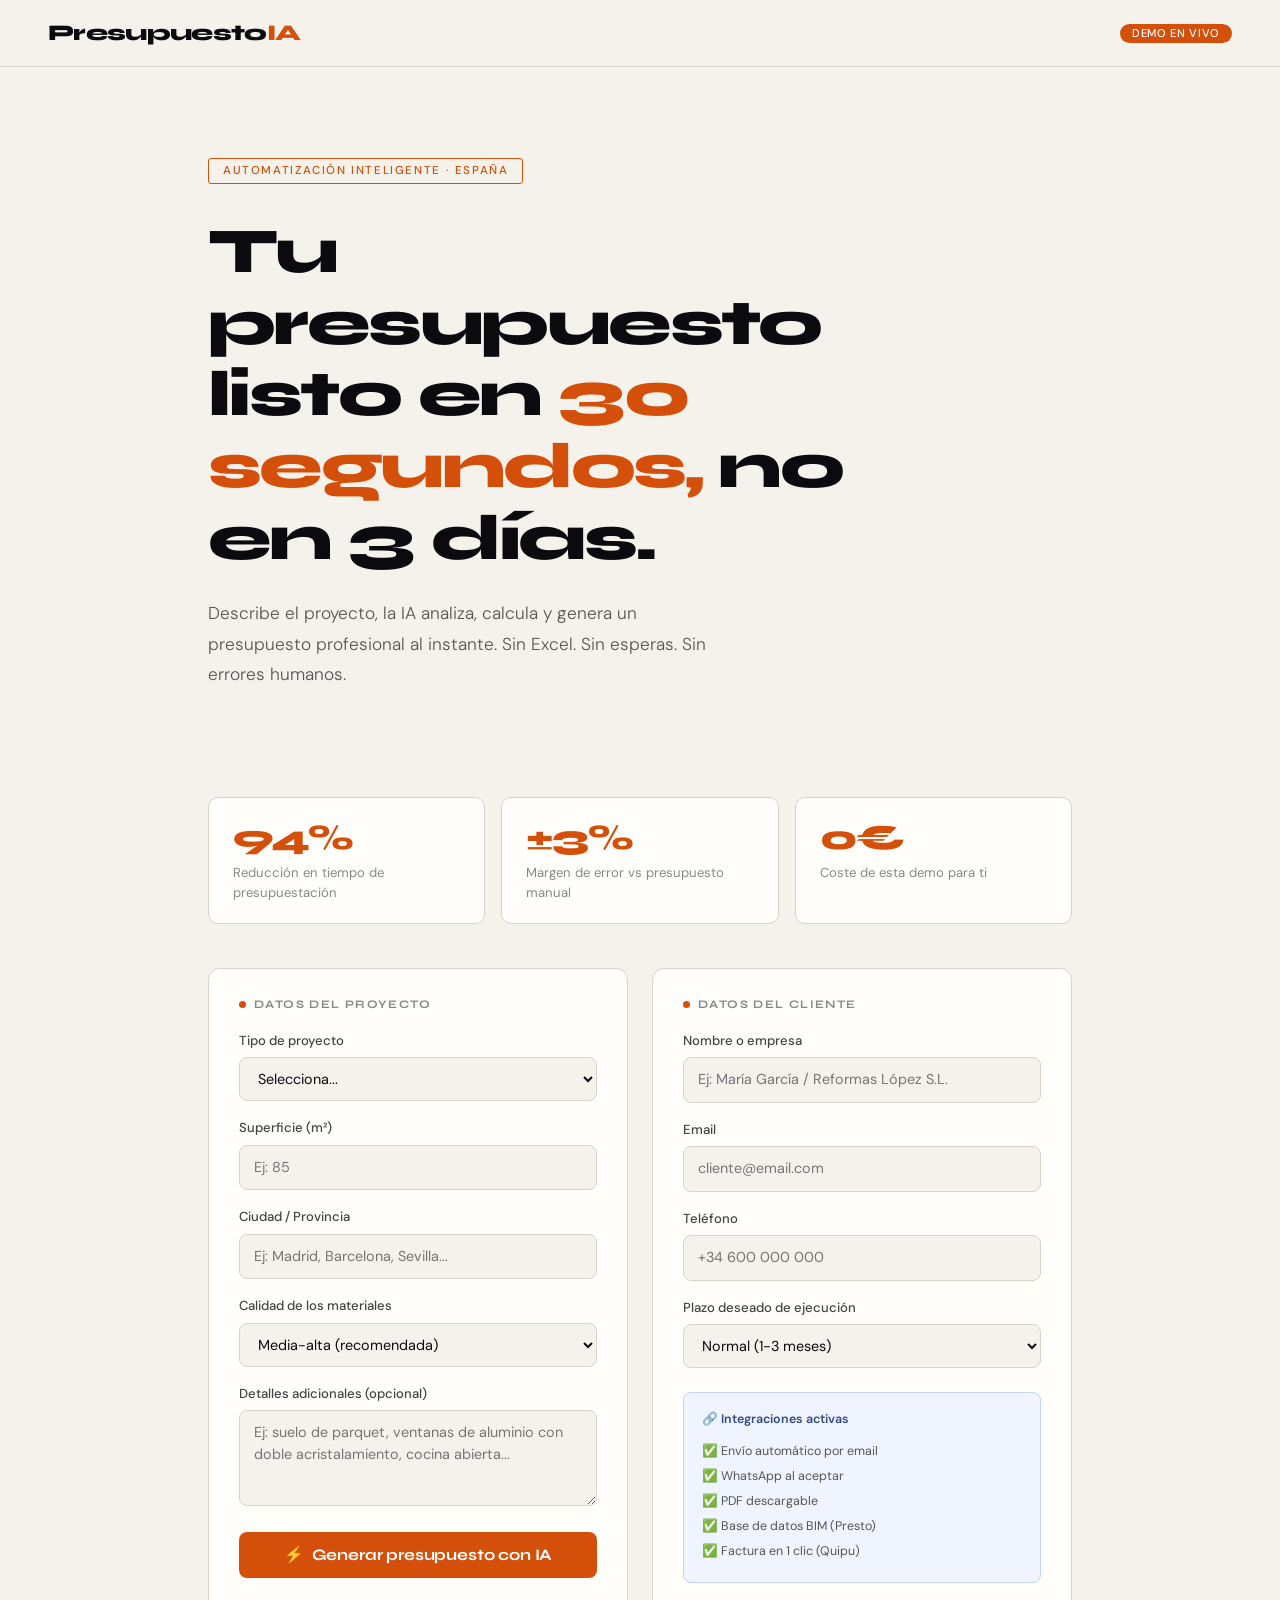
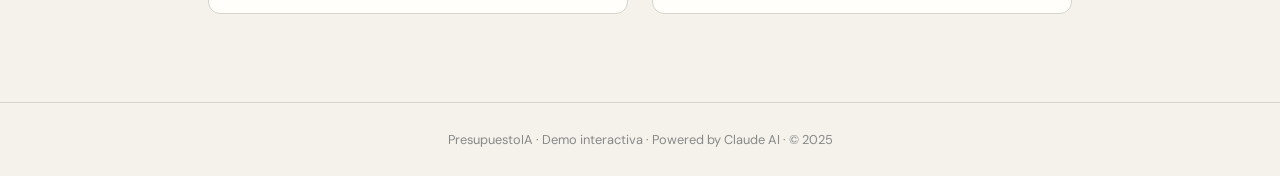
<file: index.html>
<!DOCTYPE html>
<html lang="es">
<head>
<meta charset="UTF-8">
<meta name="viewport" content="width=device-width, initial-scale=1.0">
<title>PresupuestoIA — Automatización Inteligente</title>
<link rel="preconnect" href="https://fonts.googleapis.com">
<link href="https://fonts.googleapis.com/css2?family=Syne:wght@400;700;800&family=DM+Sans:ital,opsz,wght@0,9..40,300;0,9..40,400;0,9..40,500;1,9..40,300&display=swap" rel="stylesheet">
<style>
  :root {
    --ink: #0a0a0f;
    --paper: #f5f2ec;
    --accent: #d4500a;
    --accent2: #1a3a5c;
    --muted: #888;
    --border: #d8d4cc;
    --card: #fffefb;
  }

  * { box-sizing: border-box; margin: 0; padding: 0; }

  body {
    font-family: 'DM Sans', sans-serif;
    background: var(--paper);
    color: var(--ink);
    min-height: 100vh;
    /* más espacio entre líneas en todo el documento */
    line-height: 1.7;
  }

  /* HEADER */
  header {
    padding: 22px 48px;
    display: flex;
    justify-content: space-between;
    align-items: center;
    border-bottom: 1.5px solid var(--border);
    background: var(--paper);
    position: sticky;
    top: 0;
    z-index: 100;
  }

  .logo {
    font-family: 'Syne', sans-serif;
    font-weight: 800;
    font-size: 1.4rem;
    letter-spacing: -0.03em;
    line-height: 1;
  }
  .logo span { color: var(--accent); }

  .badge {
    background: var(--accent);
    color: white;
    font-size: 0.7rem;
    font-weight: 500;
    padding: 4px 12px;
    border-radius: 20px;
    letter-spacing: 0.06em;
    text-transform: uppercase;
    line-height: 1;
  }

  /* HERO */
  .hero {
    padding: 88px 48px 64px;
    max-width: 960px;
    margin: 0 auto;
  }

  .hero-tag {
    display: inline-block;
    border: 1.5px solid var(--accent);
    color: var(--accent);
    font-size: 0.72rem;
    font-weight: 500;
    letter-spacing: 0.14em;
    text-transform: uppercase;
    padding: 6px 14px;
    border-radius: 3px;
    margin-bottom: 32px;
    line-height: 1;
  }

  h1 {
    font-family: 'Syne', sans-serif;
    font-size: clamp(2.6rem, 5.5vw, 4rem);
    font-weight: 800;
    line-height: 1.12;
    letter-spacing: -0.04em;
    margin-bottom: 24px;
    max-width: 680px;
  }

  h1 em {
    font-style: normal;
    color: var(--accent);
  }

  .hero-sub {
    color: #555;
    font-size: 1.08rem;
    line-height: 1.75;
    max-width: 500px;
    margin-bottom: 44px;
    font-weight: 300;
  }

  /* STATS */
  .stats {
    display: grid;
    grid-template-columns: repeat(3, 1fr);
    gap: 16px;
    max-width: 960px;
    margin: 0 auto 44px;
    padding: 0 48px;
  }

  .stat {
    background: var(--card);
    border: 1.5px solid var(--border);
    border-radius: 10px;
    padding: 22px 24px 20px;
  }

  .stat-num {
    font-family: 'Syne', sans-serif;
    font-size: 2.2rem;
    font-weight: 800;
    letter-spacing: -0.04em;
    color: var(--accent);
    line-height: 1;
    margin-bottom: 8px;
  }

  .stat-label {
    font-size: 0.82rem;
    color: var(--muted);
    line-height: 1.5;
  }

  /* DEMO AREA */
  .demo-container {
    max-width: 960px;
    margin: 0 auto 88px;
    padding: 0 48px;
    display: grid;
    grid-template-columns: 1fr 1fr;
    gap: 24px;
  }

  .panel {
    background: var(--card);
    border: 1.5px solid var(--border);
    border-radius: 12px;
    padding: 30px;
  }

  .panel-title {
    font-family: 'Syne', sans-serif;
    font-size: 0.72rem;
    font-weight: 700;
    letter-spacing: 0.12em;
    text-transform: uppercase;
    color: var(--muted);
    margin-bottom: 22px;
    display: flex;
    align-items: center;
    gap: 8px;
    line-height: 1;
  }

  .panel-title .dot {
    width: 7px; height: 7px;
    border-radius: 50%;
    background: var(--accent);
    flex-shrink: 0;
  }

  /* FORM */
  .form-group { margin-bottom: 18px; }

  label {
    display: block;
    font-size: 0.82rem;
    font-weight: 500;
    color: #444;
    margin-bottom: 7px;
    line-height: 1.4;
  }

  input, select, textarea {
    width: 100%;
    padding: 11px 14px;
    border: 1.5px solid var(--border);
    border-radius: 8px;
    background: var(--paper);
    font-family: 'DM Sans', sans-serif;
    font-size: 0.9rem;
    color: var(--ink);
    outline: none;
    transition: border-color 0.2s;
    line-height: 1.5;
  }

  input:focus, select:focus, textarea:focus { border-color: var(--accent); }

  textarea { resize: vertical; min-height: 96px; }

  .btn-primary {
    width: 100%;
    padding: 15px;
    background: var(--accent);
    color: white;
    border: none;
    border-radius: 8px;
    font-family: 'Syne', sans-serif;
    font-size: 1rem;
    font-weight: 700;
    letter-spacing: -0.01em;
    cursor: pointer;
    transition: all 0.2s;
    margin-top: 10px;
    display: flex;
    align-items: center;
    justify-content: center;
    gap: 8px;
    line-height: 1;
  }

  .btn-primary:hover { background: #b84208; transform: translateY(-1px); }
  .btn-primary:disabled { background: #ccc; cursor: not-allowed; transform: none; }

  /* LOADER */
  .loader {
    display: none;
    text-align: center;
    padding: 48px;
    grid-column: 1 / -1;
  }
  .loader.visible { display: block; }

  .loader-ring {
    width: 44px; height: 44px;
    border: 3px solid var(--border);
    border-top-color: var(--accent);
    border-radius: 50%;
    animation: spin 0.8s linear infinite;
    margin: 0 auto 18px;
  }
  @keyframes spin { to { transform: rotate(360deg); } }

  .loader-text { font-size: 0.92rem; color: var(--muted); font-weight: 300; line-height: 1.6; }
  .loader-steps { margin-top: 10px; font-size: 0.8rem; color: var(--accent); font-weight: 500; height: 22px; }

  /* OUTPUT */
  .output-panel { grid-column: 1 / -1; display: none; }
  .output-panel.visible { display: block; }

  .presupuesto-result {
    background: var(--card);
    border: 1.5px solid var(--border);
    border-radius: 12px;
    padding: 40px;
  }

  .presupuesto-header {
    display: flex;
    justify-content: space-between;
    align-items: flex-start;
    border-bottom: 1.5px solid var(--border);
    padding-bottom: 28px;
    margin-bottom: 28px;
    gap: 20px;
  }

  .presupuesto-title {
    font-family: 'Syne', sans-serif;
    font-size: 1.5rem;
    font-weight: 800;
    letter-spacing: -0.03em;
    line-height: 1.2;
    margin-bottom: 6px;
  }

  .presupuesto-num {
    font-size: 0.8rem;
    color: var(--muted);
    line-height: 1.6;
    margin-top: 4px;
  }

  .presupuesto-resumen {
    font-size: 0.9rem;
    color: #555;
    line-height: 1.65;
    margin-top: 6px;
  }

  .presupuesto-badge {
    background: #e8f5e9;
    color: #2e7d32;
    padding: 7px 16px;
    border-radius: 20px;
    font-size: 0.78rem;
    font-weight: 500;
    border: 1px solid #a5d6a7;
    white-space: nowrap;
    line-height: 1;
    flex-shrink: 0;
  }

  .partidas {
    width: 100%;
    border-collapse: collapse;
    margin-bottom: 24px;
  }

  .partidas th {
    font-size: 0.72rem;
    font-weight: 600;
    text-transform: uppercase;
    letter-spacing: 0.09em;
    color: var(--muted);
    text-align: left;
    padding: 8px 12px 10px;
    border-bottom: 1.5px solid var(--border);
    line-height: 1.4;
  }

  .partidas td {
    padding: 14px 12px;
    font-size: 0.9rem;
    border-bottom: 1px solid #eee;
    vertical-align: top;
    line-height: 1.55;
  }

  .partidas tr:last-child td { border-bottom: none; }

  .partidas .cat { font-weight: 500; }
  .partidas .desc { color: #888; font-size: 0.82rem; margin-top: 2px; }
  .partidas .amount { text-align: right; font-weight: 500; font-family: 'Syne', sans-serif; }

  .totales {
    display: flex;
    flex-direction: column;
    align-items: flex-end;
    gap: 10px;
    font-size: 0.9rem;
    margin-bottom: 16px;
  }

  .totales .fila {
    display: flex;
    gap: 48px;
    color: #555;
    line-height: 1.4;
  }

  .total-row {
    display: flex;
    justify-content: space-between;
    align-items: center;
    background: var(--ink);
    color: white;
    border-radius: 8px;
    padding: 18px 22px;
    margin-top: 8px;
  }

  .total-label {
    font-family: 'Syne', sans-serif;
    font-size: 0.82rem;
    font-weight: 700;
    letter-spacing: 0.1em;
    text-transform: uppercase;
    opacity: 0.65;
    line-height: 1;
  }

  .total-amount {
    font-family: 'Syne', sans-serif;
    font-size: 1.8rem;
    font-weight: 800;
    letter-spacing: -0.03em;
    line-height: 1;
  }

  .meta-row {
    display: flex;
    gap: 36px;
    font-size: 0.82rem;
    color: #777;
    margin-top: 18px;
    line-height: 1.6;
  }

  .ai-nota {
    background: #fff8f5;
    border: 1px solid #ffd8c4;
    border-radius: 8px;
    padding: 18px 20px;
    margin-top: 22px;
    font-size: 0.88rem;
    line-height: 1.75;
    color: #555;
  }

  .ai-nota strong { color: var(--accent); }

  .action-row {
    display: flex;
    gap: 12px;
    margin-top: 22px;
  }

  .btn-sec {
    flex: 1;
    padding: 13px 10px;
    border: 1.5px solid var(--border);
    border-radius: 8px;
    background: white;
    font-family: 'DM Sans', sans-serif;
    font-size: 0.86rem;
    font-weight: 500;
    cursor: pointer;
    transition: all 0.2s;
    display: flex;
    align-items: center;
    justify-content: center;
    gap: 6px;
    color: var(--ink);
    line-height: 1.2;
  }

  .btn-sec:hover { border-color: var(--accent); color: var(--accent); }

  /* INTEGRACIONES */
  .integraciones {
    margin-top: 24px;
    padding: 18px;
    background: #f0f4ff;
    border-radius: 8px;
    border: 1px solid #c5d3f5;
  }

  .integraciones-title {
    font-size: 0.78rem;
    color: #2d4a8a;
    font-weight: 600;
    margin-bottom: 10px;
    line-height: 1.4;
  }

  .integraciones-list {
    font-size: 0.78rem;
    color: #555;
    line-height: 2;
  }

  footer {
    border-top: 1.5px solid var(--border);
    padding: 26px 48px;
    text-align: center;
    font-size: 0.8rem;
    color: var(--muted);
    line-height: 1.7;
  }

  /* RESPONSIVE */
  @media (max-width: 700px) {
    header { padding: 18px 20px; }
    .hero { padding: 48px 20px 36px; }
    h1 { font-size: 2.2rem; line-height: 1.14; }
    .hero-sub { font-size: 1rem; }
    .demo-container { padding: 0 20px; grid-template-columns: 1fr; }
    .stats { padding: 0 20px; grid-template-columns: 1fr 1fr; }
    .stats .stat:last-child { grid-column: 1 / -1; }
    .presupuesto-result { padding: 24px; }
    .presupuesto-header { flex-direction: column; }
    .action-row { flex-direction: column; }
    .meta-row { flex-direction: column; gap: 4px; }
    .partidas th:nth-child(2),
    .partidas td:nth-child(2),
    .partidas th:nth-child(3),
    .partidas td:nth-child(3) { display: none; }
  }
</style>
</head>
<body>

<header>
  <div class="logo">Presupuesto<span>IA</span></div>
  <span class="badge">Demo en vivo</span>
</header>

<section class="hero">
  <div class="hero-tag">Automatización inteligente · España</div>
  <h1>Tu presupuesto listo en <em>30 segundos,</em> no en 3 días.</h1>
  <p class="hero-sub">Describe el proyecto, la IA analiza, calcula y genera un presupuesto profesional al instante. Sin Excel. Sin esperas. Sin errores humanos.</p>
</section>

<div class="stats">
  <div class="stat">
    <div class="stat-num">94%</div>
    <div class="stat-label">Reducción en tiempo de presupuestación</div>
  </div>
  <div class="stat">
    <div class="stat-num">±3%</div>
    <div class="stat-label">Margen de error vs presupuesto manual</div>
  </div>
  <div class="stat">
    <div class="stat-num">0€</div>
    <div class="stat-label">Coste de esta demo para ti</div>
  </div>
</div>

<div class="demo-container">

  <div class="panel">
    <div class="panel-title"><span class="dot"></span> Datos del proyecto</div>
    <div class="form-group">
      <label>Tipo de proyecto</label>
      <select id="tipo">
        <option value="">Selecciona...</option>
        <option value="reforma integral de vivienda">Reforma integral de vivienda</option>
        <option value="reforma de baño">Reforma de baño</option>
        <option value="reforma de cocina">Reforma de cocina</option>
        <option value="construcción de local comercial">Local comercial</option>
        <option value="instalación eléctrica completa">Instalación eléctrica</option>
        <option value="pintura y acabados interiores">Pintura y acabados</option>
        <option value="obra nueva residencial">Obra nueva residencial</option>
      </select>
    </div>
    <div class="form-group">
      <label>Superficie (m²)</label>
      <input type="number" id="m2" placeholder="Ej: 85" min="1">
    </div>
    <div class="form-group">
      <label>Ciudad / Provincia</label>
      <input type="text" id="ciudad" placeholder="Ej: Madrid, Barcelona, Sevilla...">
    </div>
    <div class="form-group">
      <label>Calidad de los materiales</label>
      <select id="calidad">
        <option value="estándar">Estándar (económica)</option>
        <option value="media-alta" selected>Media-alta (recomendada)</option>
        <option value="premium">Premium (lujo)</option>
      </select>
    </div>
    <div class="form-group">
      <label>Detalles adicionales (opcional)</label>
      <textarea id="detalles" placeholder="Ej: suelo de parquet, ventanas de aluminio con doble acristalamiento, cocina abierta..."></textarea>
    </div>
    <button class="btn-primary" id="generar-btn" onclick="generarPresupuesto()">
      <span>⚡</span> Generar presupuesto con IA
    </button>
  </div>

  <div class="panel">
    <div class="panel-title"><span class="dot"></span> Datos del cliente</div>
    <div class="form-group">
      <label>Nombre o empresa</label>
      <input type="text" id="cliente" placeholder="Ej: María García / Reformas López S.L.">
    </div>
    <div class="form-group">
      <label>Email</label>
      <input type="email" id="email" placeholder="cliente@email.com">
    </div>
    <div class="form-group">
      <label>Teléfono</label>
      <input type="tel" id="telefono" placeholder="+34 600 000 000">
    </div>
    <div class="form-group">
      <label>Plazo deseado de ejecución</label>
      <select id="plazo">
        <option value="urgente (menos de 1 mes)">Urgente (menos de 1 mes)</option>
        <option value="normal (1-3 meses)" selected>Normal (1-3 meses)</option>
        <option value="flexible (más de 3 meses)">Flexible (más de 3 meses)</option>
      </select>
    </div>
    <div class="integraciones">
      <div class="integraciones-title">🔗 Integraciones activas</div>
      <div class="integraciones-list">
        ✅ Envío automático por email<br>
        ✅ WhatsApp al aceptar<br>
        ✅ PDF descargable<br>
        ✅ Base de datos BIM (Presto)<br>
        ✅ Factura en 1 clic (Quipu)
      </div>
    </div>
  </div>

  <div class="loader" id="loader">
    <div class="loader-ring"></div>
    <div class="loader-text">La IA está analizando tu proyecto...</div>
    <div class="loader-steps" id="loader-step"></div>
  </div>

  <div class="output-panel" id="output">
    <div class="presupuesto-result" id="presupuesto-content"></div>
  </div>

</div>

<footer>
  PresupuestoIA · Demo interactiva · Powered by Claude AI · © 2025
</footer>

<script>
const STEPS = [
  "Analizando tipo de proyecto...",
  "Consultando precios de mercado en tu zona...",
  "Calculando partidas y materiales...",
  "Aplicando márgenes y IVA...",
  "Generando documento profesional...",
];

async function generarPresupuesto() {
  const tipo = document.getElementById('tipo').value;
  const m2 = document.getElementById('m2').value;
  const ciudad = document.getElementById('ciudad').value;
  const calidad = document.getElementById('calidad').value;
  const detalles = document.getElementById('detalles').value;
  const cliente = document.getElementById('cliente').value || "Cliente";
  const plazo = document.getElementById('plazo').value;

  if (!tipo || !m2 || !ciudad) {
    alert("Por favor rellena al menos: tipo de proyecto, superficie y ciudad.");
    return;
  }

  const btn = document.getElementById('generar-btn');
  btn.disabled = true;
  document.getElementById('loader').classList.add('visible');
  document.getElementById('output').classList.remove('visible');

  let stepIdx = 0;
  const stepEl = document.getElementById('loader-step');
  stepEl.textContent = STEPS[0];
  const stepInterval = setInterval(() => {
    stepIdx = (stepIdx + 1) % STEPS.length;
    stepEl.textContent = STEPS[stepIdx];
  }, 1200);

  const prompt = `Eres un experto en presupuestos de construcción y reformas en España.

Genera un presupuesto profesional detallado para:
- Tipo de proyecto: ${tipo}
- Superficie: ${m2} m²
- Ciudad: ${ciudad}
- Calidad de materiales: ${calidad}
- Plazo: ${plazo}
- Detalles adicionales: ${detalles || "ninguno"}

Responde SOLO con un JSON válido, sin texto adicional, sin markdown, sin backticks. El JSON debe tener exactamente esta estructura:
{
  "titulo": "Título del presupuesto",
  "numero": "PRE-2025-XXXX",
  "resumen": "Una frase describiendo el proyecto",
  "partidas": [
    { "categoria": "Nombre categoría", "descripcion": "Descripción breve", "unidad": "m²", "cantidad": 85, "precio_unitario": 45, "total": 3825 }
  ],
  "subtotal": 12000,
  "iva": 2520,
  "total": 14520,
  "plazo_estimado": "X semanas",
  "nota_ia": "Observación técnica útil de 2-3 frases sobre este tipo de proyecto en ${ciudad}, precios de mercado actuales, y algún consejo práctico.",
  "validez": "30 días"
}

Incluye entre 5 y 8 partidas realistas con precios de mercado español actual para ${ciudad}. El total debe ser coherente con ${m2}m² de ${tipo} en calidad ${calidad}.`;

  try {
    const response = await fetch('/api/ai', {
      method: 'POST',
      headers: { 'Content-Type': 'application/json' },
      body: JSON.stringify({
        model: "claude-sonnet-4-5",
        max_tokens: 1000,
        messages: [{ role: "user", content: prompt }]
      })
    });

    const data = await response.json();
    if (data.type === "error" || (data.error && !data.content)) {
      const msg = (data.error && data.error.message) ? data.error.message : (data.error || JSON.stringify(data).substring(0, 300));
      throw new Error(msg);
    }
    if (!data.content) throw new Error("Respuesta inesperada: " + JSON.stringify(data).substring(0, 300));
    const text = data.content.map(i => i.text || "").join("");
    const clean = text.replace(/```json|```/g, "").trim();
    const presupuesto = JSON.parse(clean);

    clearInterval(stepInterval);
    document.getElementById('loader').classList.remove('visible');
    renderPresupuesto(presupuesto, cliente);

  } catch (err) {
    clearInterval(stepInterval);
    document.getElementById('loader').classList.remove('visible');
    document.getElementById('output').classList.add('visible');
    document.getElementById('presupuesto-content').innerHTML = `
      <div style="padding:40px; text-align:center; color:#c0392b;">
        <div style="font-size:2rem; margin-bottom:12px;">⚠️</div>
        <div style="font-weight:600; font-size:1rem; margin-bottom:8px;">Error al generar el presupuesto</div>
        <div style="font-size:0.85rem; color:#888; line-height:1.6;">${err.message}</div>
      </div>`;
  }

  btn.disabled = false;
}

function renderPresupuesto(p, cliente) {
  const fmt = n => n.toLocaleString('es-ES', { minimumFractionDigits: 2, maximumFractionDigits: 2 }) + ' €';
  const today = new Date().toLocaleDateString('es-ES', { day: '2-digit', month: 'long', year: 'numeric' });
  const numRef = p.numero || ("PRE-2025-" + Math.floor(Math.random() * 9000 + 1000));

  const filas = (p.partidas || []).map(pt => `
    <tr>
      <td><div class="cat">${pt.categoria}</div><div class="desc">${pt.descripcion}</div></td>
      <td>${pt.unidad || 'ud'}</td>
      <td style="text-align:right">${pt.cantidad}</td>
      <td style="text-align:right">${fmt(pt.precio_unitario)}</td>
      <td class="amount">${fmt(pt.total)}</td>
    </tr>
  `).join('');

  document.getElementById('presupuesto-content').innerHTML = `
    <div class="presupuesto-header">
      <div>
        <div class="presupuesto-title">${p.titulo}</div>
        <div class="presupuesto-num">${numRef} · ${today} · ${cliente}</div>
        <div class="presupuesto-resumen">${p.resumen}</div>
      </div>
      <span class="presupuesto-badge">✓ Generado por IA</span>
    </div>

    <table class="partidas">
      <thead>
        <tr>
          <th>Partida</th>
          <th>Ud.</th>
          <th style="text-align:right">Cant.</th>
          <th style="text-align:right">€/ud</th>
          <th style="text-align:right">Total</th>
        </tr>
      </thead>
      <tbody>${filas}</tbody>
    </table>

    <div class="totales">
      <div class="fila"><span>Subtotal (sin IVA)</span><span style="font-weight:500">${fmt(p.subtotal)}</span></div>
      <div class="fila"><span>IVA (21%)</span><span style="font-weight:500">${fmt(p.iva)}</span></div>
    </div>

    <div class="total-row">
      <span class="total-label">Total presupuesto</span>
      <span class="total-amount">${fmt(p.total)}</span>
    </div>

    <div class="meta-row">
      <span>📅 Plazo estimado: <strong>${p.plazo_estimado}</strong></span>
      <span>⏱ Validez: <strong>${p.validez}</strong></span>
    </div>

    <div class="ai-nota">
      <strong>💡 Análisis IA:</strong> ${p.nota_ia}
    </div>

    <div class="action-row">
      <button class="btn-sec" onclick="window.print()">🖨️ Imprimir PDF</button>
      <button class="btn-sec" onclick="simularWhatsApp()">💬 WhatsApp</button>
      <button class="btn-sec" onclick="simularEmail()">📧 Enviar email</button>
    </div>
  `;

  document.getElementById('output').classList.add('visible');
  document.getElementById('output').scrollIntoView({ behavior: 'smooth', block: 'start' });
}

function simularWhatsApp() {
  alert("✅ Presupuesto enviado por WhatsApp al cliente.\n\n(En producción: integración con WhatsApp Business API)");
}
function simularEmail() {
  const email = document.getElementById('email').value;
  alert(email
    ? `✅ Presupuesto enviado a ${email}\n\n(En producción: integración con SendGrid)`
    : "Introduce un email en el formulario del cliente primero.");
}
</script>
</body>
</html>
</file>
